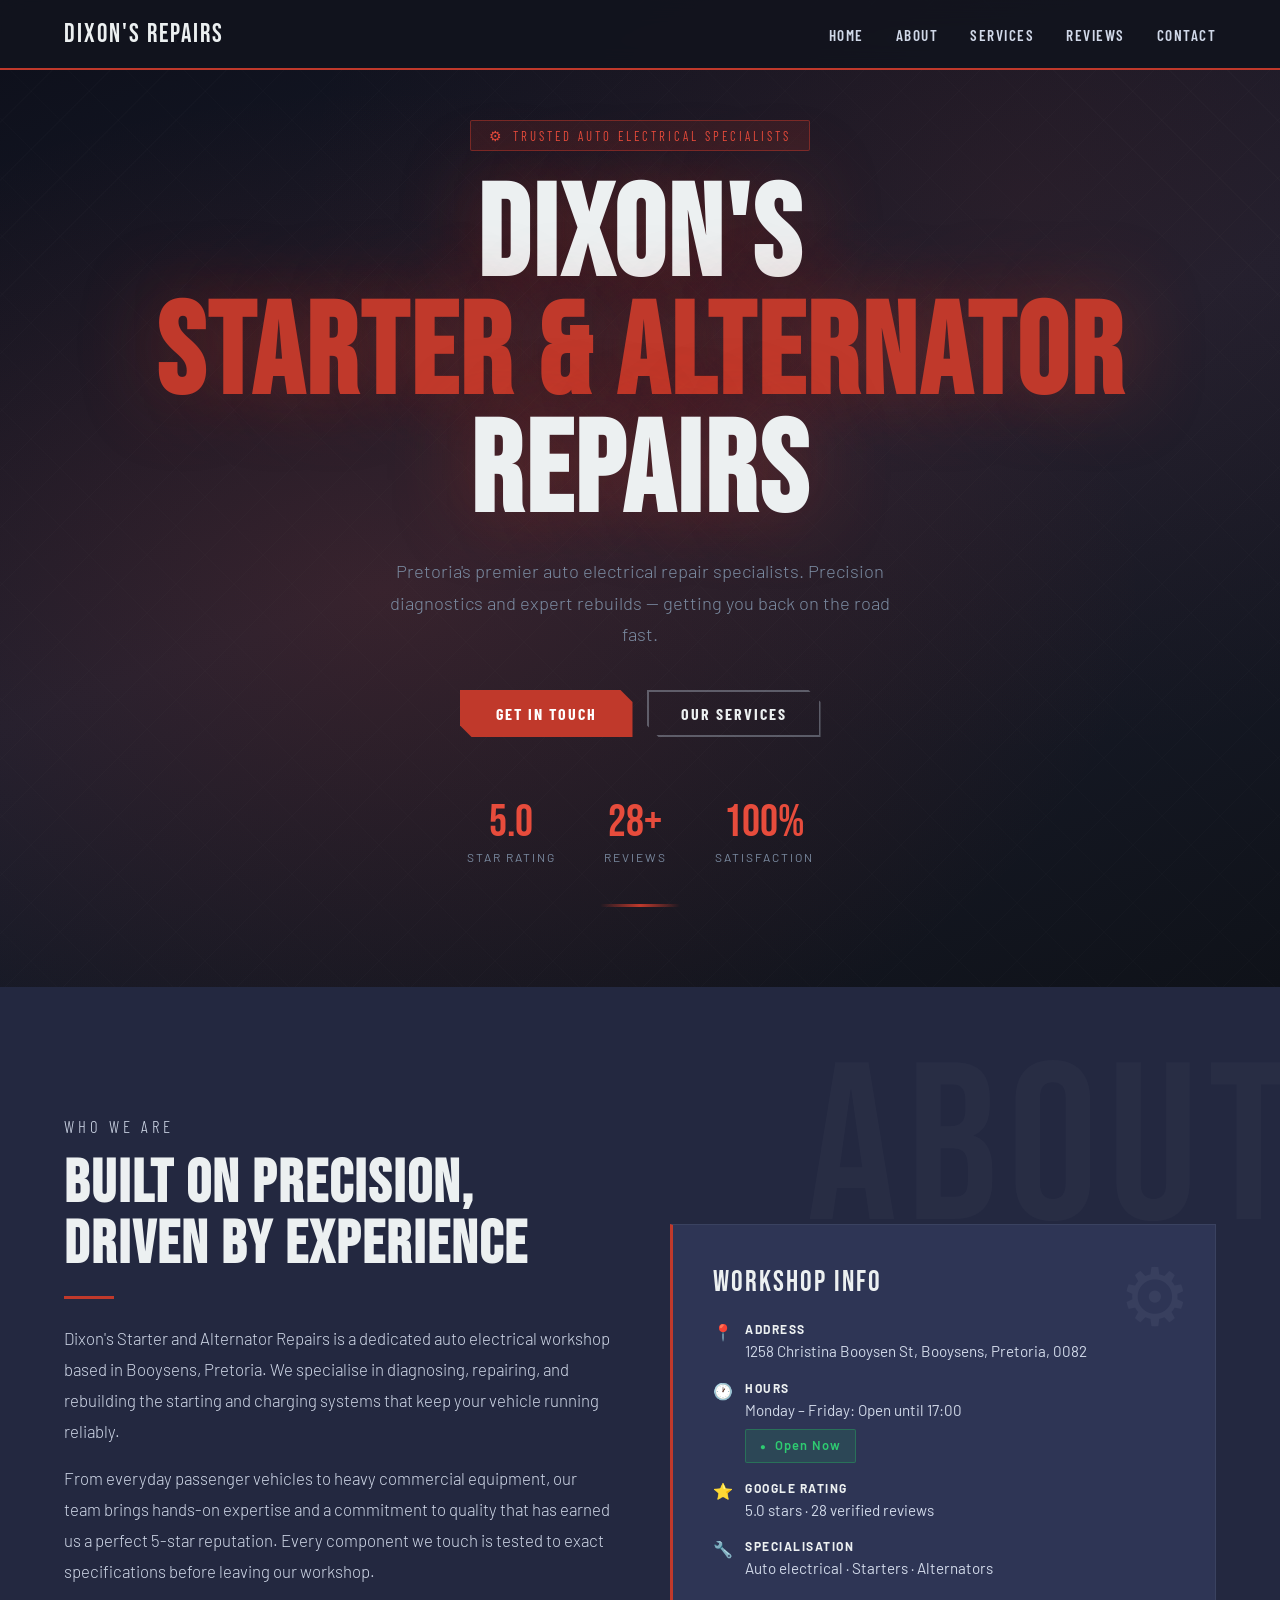
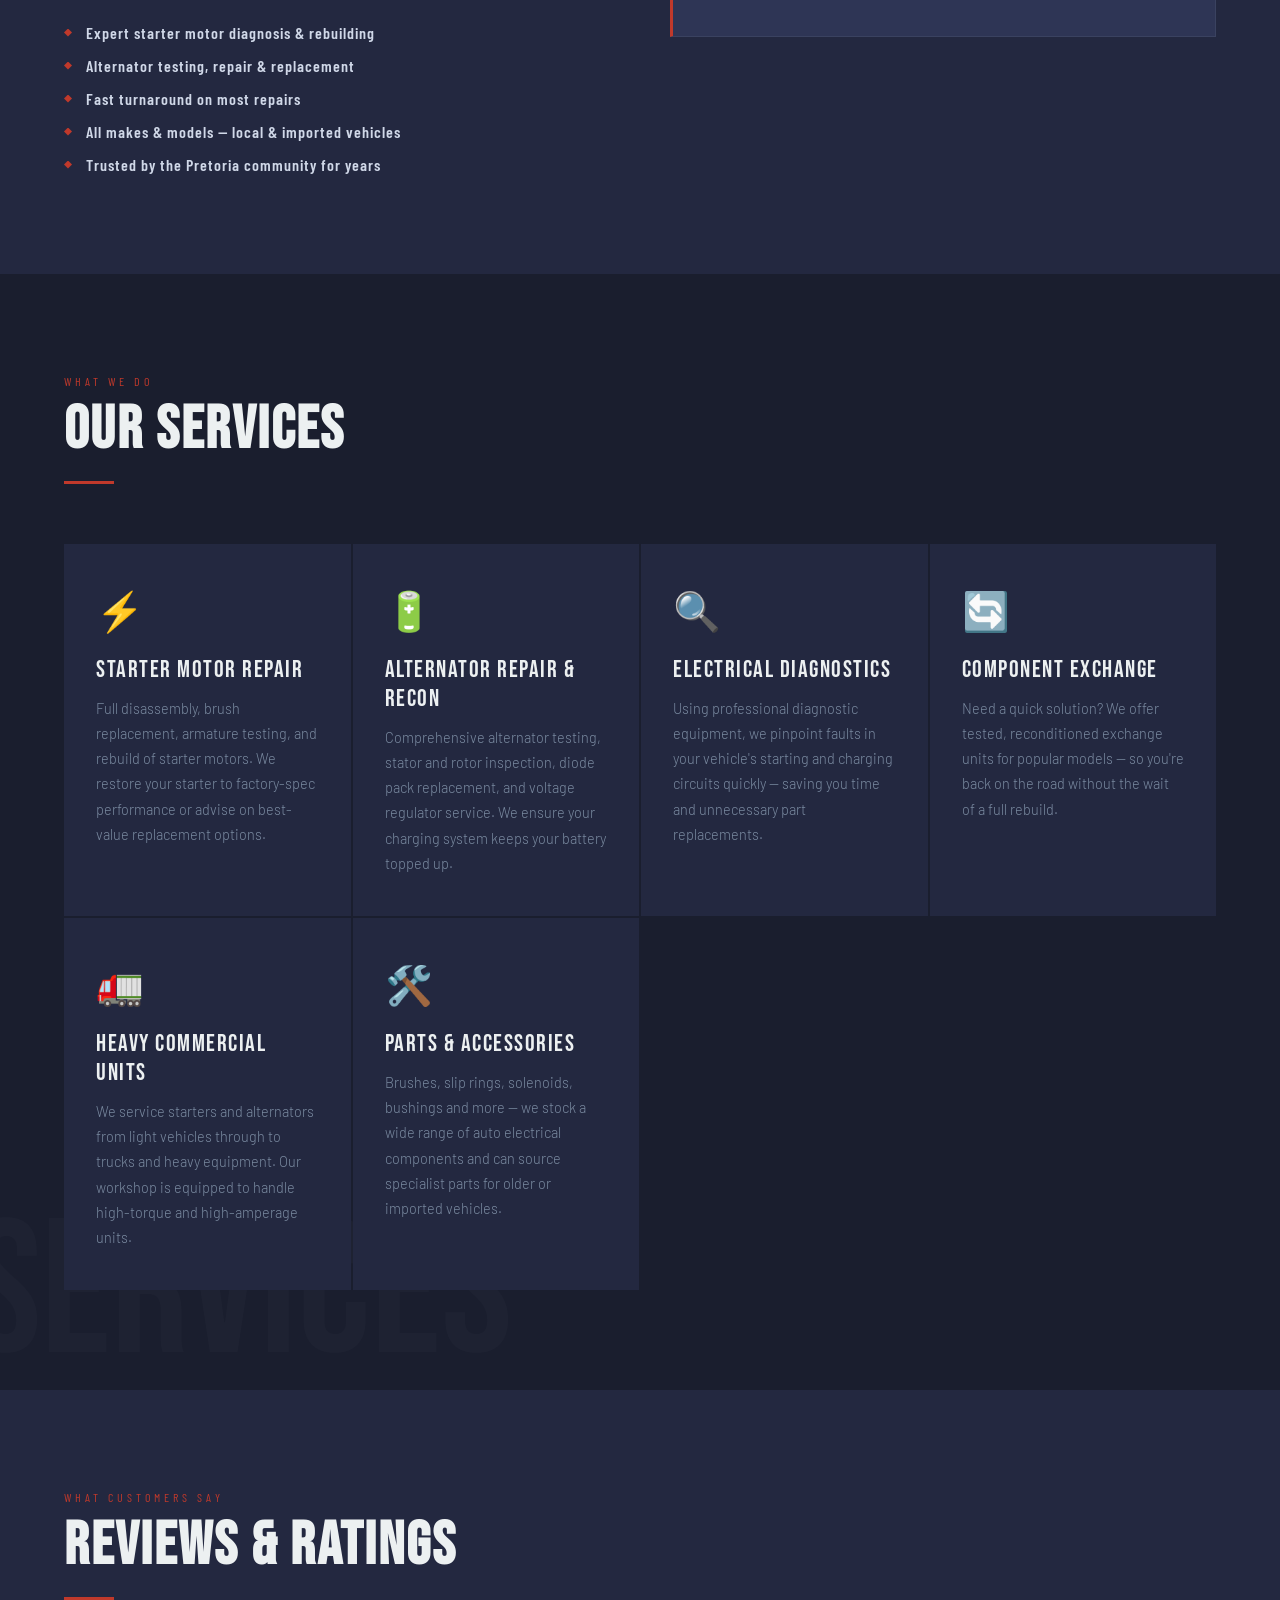
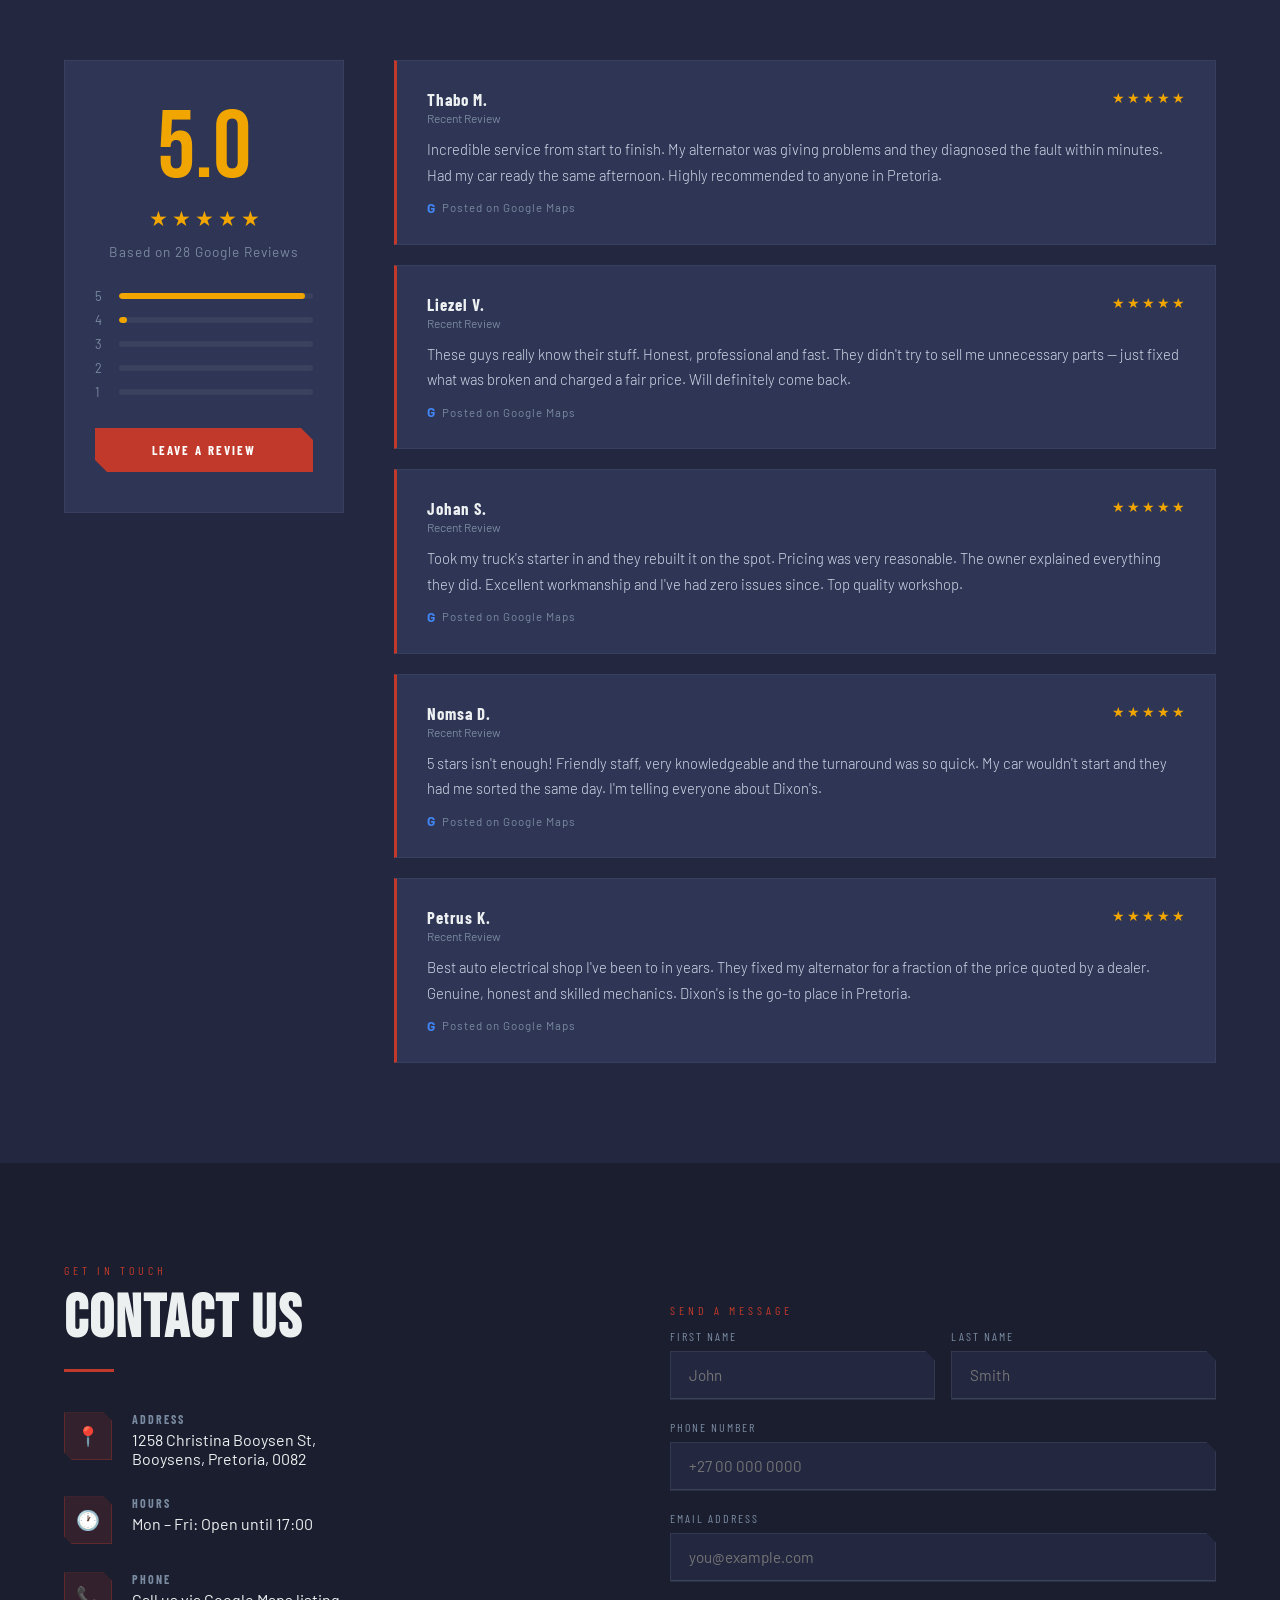
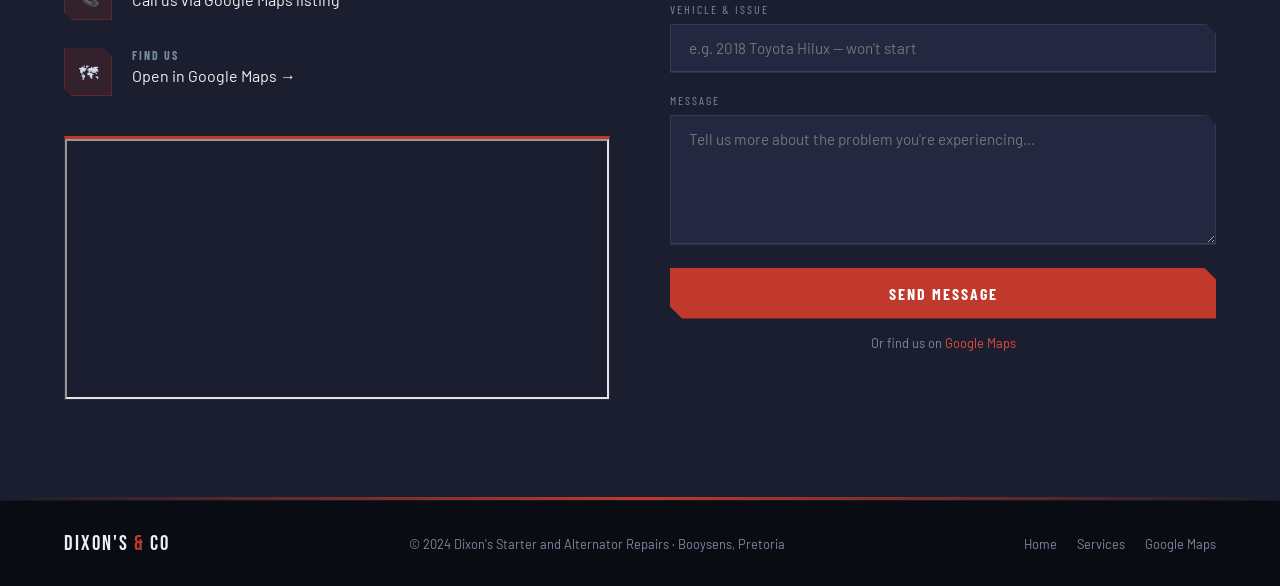
<file: index.html>
<!DOCTYPE html>
<html lang="en">
<head>
  <meta charset="UTF-8" />
  <meta name="viewport" content="width=device-width, initial-scale=1.0"/>
  <title>Dixon's Starter & Alternator Repairs</title>
  <link href="https://fonts.googleapis.com/css2?family=Bebas+Neue&family=Barlow:wght@300;400;500;600;700&family=Barlow+Condensed:wght@400;600;700&display=swap" rel="stylesheet"/>
  <style>
    :root {
      --red: #c0392b;
      --red-dark: #96231a;
      --red-glow: #e74c3c;
      --steel: #1a1e2e;
      --steel-mid: #232840;
      --steel-light: #2e3555;
      --chrome: #c8d6e5;
      --chrome-bright: #ecf0f1;
      --gold: #f0a500;
      --text: #d0d8e8;
      --muted: #7a8aa0;
    }

    *, *::before, *::after { box-sizing: border-box; margin: 0; padding: 0; }

    html { scroll-behavior: smooth; }

    body {
      font-family: 'Barlow', sans-serif;
      background: var(--steel);
      color: var(--text);
      overflow-x: hidden;
    }

    /* ─── NAV ─── */
    nav {
      position: fixed; top: 0; left: 0; right: 0; z-index: 100;
      display: flex; align-items: center; justify-content: space-between;
      padding: 0 5%;
      height: 70px;
      background: rgba(18,20,30,0.92);
      backdrop-filter: blur(12px);
      border-bottom: 2px solid var(--red);
    }
    .nav-logo {
      font-family: 'Bebas Neue', sans-serif;
      font-size: 1.6rem;
      letter-spacing: 2px;
      color: var(--chrome-bright);
    }
    .nav-logo span { color: var(--red); }
    .nav-links { display: flex; gap: 2rem; list-style: none; }
    .nav-links a {
      font-family: 'Barlow Condensed', sans-serif;
      font-size: 0.95rem;
      font-weight: 600;
      letter-spacing: 1.5px;
      text-transform: uppercase;
      color: var(--text);
      text-decoration: none;
      transition: color 0.2s;
    }
    .nav-links a:hover { color: var(--red-glow); }

    /* ─── HERO ─── */
    #home {
      min-height: 100vh;
      display: flex; flex-direction: column; align-items: center; justify-content: center;
      position: relative;
      overflow: hidden;
      padding: 120px 5% 80px;
      text-align: center;
    }
    .hero-bg {
      position: absolute; inset: 0;
      background:
        radial-gradient(ellipse at 30% 60%, rgba(192,57,43,0.18) 0%, transparent 60%),
        radial-gradient(ellipse at 80% 20%, rgba(192,57,43,0.10) 0%, transparent 50%),
        linear-gradient(160deg, #0d0f1a 0%, #1a1e2e 50%, #0f1219 100%);
      z-index: 0;
    }
    /* Gear pattern overlay */
    .hero-bg::after {
      content: '';
      position: absolute; inset: 0;
      background-image:
        repeating-linear-gradient(
          45deg,
          transparent 0px, transparent 40px,
          rgba(255,255,255,0.012) 40px, rgba(255,255,255,0.012) 41px
        ),
        repeating-linear-gradient(
          -45deg,
          transparent 0px, transparent 40px,
          rgba(255,255,255,0.012) 40px, rgba(255,255,255,0.012) 41px
        );
    }
    .hero-badge {
      position: relative; z-index: 1;
      display: inline-flex; align-items: center; gap: 8px;
      background: rgba(192,57,43,0.15);
      border: 1px solid rgba(192,57,43,0.5);
      border-radius: 2px;
      padding: 6px 18px;
      font-family: 'Barlow Condensed', sans-serif;
      font-size: 0.8rem;
      letter-spacing: 3px;
      text-transform: uppercase;
      color: var(--red-glow);
      margin-bottom: 28px;
      animation: fadeDown 0.8s ease both;
    }
    .hero-badge::before { content: '⚙'; font-size: 0.9rem; }
    h1 {
      position: relative; z-index: 1;
      font-family: 'Bebas Neue', sans-serif;
      font-size: clamp(3.5rem, 10vw, 8rem);
      line-height: 0.92;
      letter-spacing: 3px;
      color: var(--chrome-bright);
      text-shadow: 0 0 80px rgba(192,57,43,0.4);
      animation: fadeDown 0.8s 0.1s ease both;
    }
    h1 em {
      font-style: normal;
      color: var(--red);
      display: block;
    }
    .hero-sub {
      position: relative; z-index: 1;
      font-size: 1.15rem;
      font-weight: 300;
      color: var(--muted);
      max-width: 520px;
      margin: 24px auto 0;
      line-height: 1.7;
      animation: fadeDown 0.8s 0.2s ease both;
    }
    .hero-ctas {
      position: relative; z-index: 1;
      display: flex; gap: 14px; flex-wrap: wrap; justify-content: center;
      margin-top: 40px;
      animation: fadeDown 0.8s 0.3s ease both;
    }
    .btn-primary {
      background: var(--red);
      color: #fff;
      border: none;
      padding: 14px 36px;
      font-family: 'Barlow Condensed', sans-serif;
      font-size: 1rem;
      font-weight: 700;
      letter-spacing: 2px;
      text-transform: uppercase;
      text-decoration: none;
      clip-path: polygon(0 0, calc(100% - 12px) 0, 100% 12px, 100% 100%, 12px 100%, 0 calc(100% - 12px));
      transition: background 0.2s, transform 0.15s;
      cursor: pointer;
    }
    .btn-primary:hover { background: var(--red-dark); transform: translateY(-2px); }
    .btn-secondary {
      background: transparent;
      color: var(--chrome-bright);
      border: 2px solid rgba(200,214,229,0.35);
      padding: 12px 32px;
      font-family: 'Barlow Condensed', sans-serif;
      font-size: 1rem;
      font-weight: 700;
      letter-spacing: 2px;
      text-transform: uppercase;
      text-decoration: none;
      transition: border-color 0.2s, color 0.2s, transform 0.15s;
      clip-path: polygon(0 0, calc(100% - 12px) 0, 100% 12px, 100% 100%, 12px 100%, 0 calc(100% - 12px));
    }
    .btn-secondary:hover { border-color: var(--red-glow); color: var(--red-glow); transform: translateY(-2px); }

    .hero-stats {
      position: relative; z-index: 1;
      display: flex; gap: 48px; flex-wrap: wrap; justify-content: center;
      margin-top: 64px;
      animation: fadeDown 0.8s 0.4s ease both;
    }
    .stat { text-align: center; }
    .stat-num {
      font-family: 'Bebas Neue', sans-serif;
      font-size: 2.8rem;
      color: var(--red-glow);
      line-height: 1;
    }
    .stat-label {
      font-size: 0.75rem;
      letter-spacing: 2px;
      text-transform: uppercase;
      color: var(--muted);
      margin-top: 4px;
    }
    .hero-divider {
      position: relative; z-index: 1;
      width: 80px; height: 3px;
      background: linear-gradient(90deg, transparent, var(--red), transparent);
      margin: 40px auto 0;
    }

    /* ─── SECTIONS COMMON ─── */
    section { padding: 100px 5%; }
    .section-label {
      font-family: 'Barlow Condensed', sans-serif;
      font-size: 0.75rem;
      letter-spacing: 4px;
      text-transform: uppercase;
      color: var(--red);
      margin-bottom: 12px;
    }
    .section-title {
      font-family: 'Bebas Neue', sans-serif;
      font-size: clamp(2.2rem, 5vw, 3.8rem);
      letter-spacing: 2px;
      color: var(--chrome-bright);
      line-height: 1;
    }
    .section-divider {
      width: 50px; height: 3px;
      background: var(--red);
      margin: 20px 0 0;
    }

    /* ─── ABOUT ─── */
    #about {
      background: var(--steel-mid);
      position: relative;
      overflow: hidden;
    }
    #about::before {
      content: 'ABOUT';
      position: absolute;
      right: -20px; top: 30px;
      font-family: 'Bebas Neue', sans-serif;
      font-size: 14rem;
      color: rgba(255,255,255,0.025);
      letter-spacing: 10px;
      pointer-events: none;
    }
    .about-grid {
      display: grid;
      grid-template-columns: 1fr 1fr;
      gap: 60px;
      align-items: center;
      max-width: 1200px;
      margin: 0 auto;
    }
    .about-text { position: relative; z-index: 1; }
    .about-text p {
      margin-top: 24px;
      font-size: 1.05rem;
      font-weight: 300;
      line-height: 1.85;
      color: var(--text);
    }
    .about-text p + p { margin-top: 16px; }
    .about-features {
      margin-top: 36px;
      display: flex;
      flex-direction: column;
      gap: 14px;
    }
    .feature-item {
      display: flex; align-items: center; gap: 14px;
      font-family: 'Barlow Condensed', sans-serif;
      font-size: 1rem;
      font-weight: 600;
      letter-spacing: 1px;
    }
    .feature-dot {
      width: 8px; height: 8px;
      background: var(--red);
      flex-shrink: 0;
      clip-path: polygon(50% 0%, 100% 50%, 50% 100%, 0% 50%);
    }
    .about-visual {
      position: relative; z-index: 1;
    }
    .about-card {
      background: var(--steel-light);
      border: 1px solid rgba(200,214,229,0.08);
      border-left: 3px solid var(--red);
      padding: 40px;
      position: relative;
    }
    .about-card::before {
      content: '⚙';
      position: absolute;
      top: 20px; right: 24px;
      font-size: 5rem;
      opacity: 0.06;
    }
    .about-card-title {
      font-family: 'Bebas Neue', sans-serif;
      font-size: 1.8rem;
      letter-spacing: 2px;
      color: var(--chrome-bright);
      margin-bottom: 20px;
    }
    .about-info-row {
      display: flex; gap: 12px; align-items: flex-start;
      margin-bottom: 16px;
    }
    .info-icon { color: var(--red); font-size: 1rem; margin-top: 2px; flex-shrink: 0; }
    .info-content { font-size: 0.95rem; color: var(--text); line-height: 1.5; }
    .info-content strong { color: var(--chrome-bright); display: block; font-size: 0.75rem; letter-spacing: 1.5px; text-transform: uppercase; margin-bottom: 2px; }
    .open-badge {
      display: inline-flex; align-items: center; gap: 8px;
      background: rgba(39,174,96,0.15);
      border: 1px solid rgba(39,174,96,0.4);
      padding: 6px 14px;
      border-radius: 2px;
      font-size: 0.8rem;
      font-weight: 600;
      color: #2ecc71;
      letter-spacing: 1px;
      margin-top: 8px;
    }
    .open-badge::before { content: '●'; font-size: 0.6rem; }

    /* ─── SERVICES ─── */
    #services {
      background: var(--steel);
      position: relative;
      overflow: hidden;
    }
    #services::before {
      content: 'SERVICES';
      position: absolute;
      left: -30px; bottom: -20px;
      font-family: 'Bebas Neue', sans-serif;
      font-size: 12rem;
      color: rgba(255,255,255,0.02);
      pointer-events: none;
    }
    .services-header { max-width: 1200px; margin: 0 auto 60px; }
    .services-grid {
      display: grid;
      grid-template-columns: repeat(auto-fit, minmax(280px, 1fr));
      gap: 2px;
      max-width: 1200px;
      margin: 0 auto;
    }
    .service-card {
      background: var(--steel-mid);
      border-top: 3px solid transparent;
      padding: 40px 32px;
      position: relative;
      overflow: hidden;
      transition: border-color 0.3s, background 0.3s, transform 0.2s;
      cursor: default;
    }
    .service-card::before {
      content: '';
      position: absolute; bottom: 0; left: 0; right: 0; height: 0;
      background: rgba(192,57,43,0.05);
      transition: height 0.4s;
    }
    .service-card:hover { border-top-color: var(--red); background: var(--steel-light); transform: translateY(-4px); }
    .service-card:hover::before { height: 100%; }
    .service-icon {
      font-size: 2.4rem;
      margin-bottom: 20px;
      display: block;
    }
    .service-name {
      font-family: 'Bebas Neue', sans-serif;
      font-size: 1.5rem;
      letter-spacing: 1.5px;
      color: var(--chrome-bright);
      margin-bottom: 12px;
      position: relative;
    }
    .service-desc {
      font-size: 0.9rem;
      font-weight: 300;
      line-height: 1.75;
      color: var(--muted);
      position: relative;
    }

    /* ─── RATINGS ─── */
    #ratings {
      background: var(--steel-mid);
      position: relative;
      overflow: hidden;
    }
    .ratings-header { max-width: 1200px; margin: 0 auto 60px; }
    .ratings-layout {
      max-width: 1200px;
      margin: 0 auto;
      display: grid;
      grid-template-columns: 280px 1fr;
      gap: 50px;
      align-items: start;
    }
    .rating-summary {
      background: var(--steel-light);
      border: 1px solid rgba(200,214,229,0.07);
      padding: 40px 30px;
      text-align: center;
      position: sticky; top: 90px;
    }
    .rating-big {
      font-family: 'Bebas Neue', sans-serif;
      font-size: 6rem;
      color: var(--gold);
      line-height: 1;
    }
    .stars-row {
      display: flex; justify-content: center; gap: 4px;
      margin: 8px 0 12px;
      font-size: 1.3rem;
    }
    .star { color: var(--gold); }
    .rating-count {
      font-size: 0.85rem;
      color: var(--muted);
      letter-spacing: 1px;
    }
    .rating-bar-group { margin-top: 28px; text-align: left; }
    .rating-bar-row {
      display: flex; align-items: center; gap: 10px;
      margin-bottom: 8px;
      font-size: 0.8rem;
    }
    .rating-bar-label { color: var(--muted); width: 14px; flex-shrink: 0; }
    .rating-bar-track {
      flex: 1; height: 6px;
      background: rgba(255,255,255,0.06);
      border-radius: 3px;
      overflow: hidden;
    }
    .rating-bar-fill {
      height: 100%;
      background: var(--gold);
      border-radius: 3px;
    }
    .reviews-list { display: flex; flex-direction: column; gap: 20px; }
    .review-card {
      background: var(--steel-light);
      border: 1px solid rgba(200,214,229,0.06);
      border-left: 3px solid var(--red);
      padding: 28px 30px;
      transition: border-left-color 0.2s;
    }
    .review-card:hover { border-left-color: var(--gold); }
    .review-header { display: flex; justify-content: space-between; align-items: flex-start; margin-bottom: 12px; }
    .reviewer-name {
      font-family: 'Barlow Condensed', sans-serif;
      font-size: 1.05rem;
      font-weight: 700;
      letter-spacing: 1px;
      color: var(--chrome-bright);
    }
    .review-stars { display: flex; gap: 2px; font-size: 0.85rem; }
    .review-date { font-size: 0.75rem; color: var(--muted); margin-top: 2px; }
    .review-text { font-size: 0.92rem; font-weight: 300; line-height: 1.75; color: var(--text); }
    .google-badge {
      display: inline-flex; align-items: center; gap: 6px;
      margin-top: 10px;
      font-size: 0.72rem;
      color: var(--muted);
      letter-spacing: 1px;
    }
    .google-g { font-weight: 700; font-size: 0.85rem; color: #4285F4; }

    /* ─── CONTACT ─── */
    #contact {
      background: var(--steel);
      position: relative;
      overflow: hidden;
    }
    #contact::after {
      content: '';
      position: absolute;
      bottom: 0; left: 0; right: 0;
      height: 3px;
      background: linear-gradient(90deg, transparent, var(--red), transparent);
    }
    .contact-layout {
      max-width: 1200px;
      margin: 0 auto;
      display: grid;
      grid-template-columns: 1fr 1fr;
      gap: 60px;
      align-items: start;
    }
    .contact-info { display: flex; flex-direction: column; gap: 28px; margin-top: 40px; }
    .contact-block {
      display: flex; gap: 20px; align-items: flex-start;
    }
    .contact-icon {
      width: 48px; height: 48px;
      background: rgba(192,57,43,0.15);
      border: 1px solid rgba(192,57,43,0.3);
      display: flex; align-items: center; justify-content: center;
      font-size: 1.2rem;
      flex-shrink: 0;
      clip-path: polygon(0 0, calc(100% - 8px) 0, 100% 8px, 100% 100%, 8px 100%, 0 calc(100% - 8px));
    }
    .contact-detail strong {
      font-family: 'Barlow Condensed', sans-serif;
      font-size: 0.75rem;
      letter-spacing: 2px;
      text-transform: uppercase;
      color: var(--muted);
      display: block; margin-bottom: 4px;
    }
    .contact-detail span, .contact-detail a {
      font-size: 1rem;
      color: var(--chrome-bright);
      text-decoration: none;
      transition: color 0.2s;
    }
    .contact-detail a:hover { color: var(--red-glow); }
    .contact-form-side { margin-top: 40px; }
    .form-group { margin-bottom: 20px; }
    .form-group label {
      display: block;
      font-family: 'Barlow Condensed', sans-serif;
      font-size: 0.75rem;
      letter-spacing: 2px;
      text-transform: uppercase;
      color: var(--muted);
      margin-bottom: 8px;
    }
    .form-group input,
    .form-group textarea {
      width: 100%;
      background: var(--steel-mid);
      border: 1px solid rgba(200,214,229,0.1);
      border-bottom: 2px solid rgba(200,214,229,0.15);
      padding: 14px 18px;
      color: var(--chrome-bright);
      font-family: 'Barlow', sans-serif;
      font-size: 0.95rem;
      outline: none;
      transition: border-color 0.2s;
      clip-path: polygon(0 0, calc(100% - 10px) 0, 100% 10px, 100% 100%, 0 100%);
    }
    .form-group input:focus,
    .form-group textarea:focus {
      border-color: var(--red);
    }
    .form-group textarea { height: 130px; resize: vertical; }
    .form-row { display: grid; grid-template-columns: 1fr 1fr; gap: 16px; }
    .map-embed {
      margin-top: 40px;
      border: 1px solid rgba(200,214,229,0.08);
      border-top: 3px solid var(--red);
      overflow: hidden;
    }
    .map-embed iframe { display: block; width: 100%; height: 260px; filter: grayscale(60%) invert(5%); }

    /* ─── FOOTER ─── */
    footer {
      background: #0a0c14;
      padding: 30px 5%;
      display: flex; align-items: center; justify-content: space-between;
      flex-wrap: wrap;
      gap: 12px;
      border-top: 1px solid rgba(200,214,229,0.06);
    }
    .footer-logo {
      font-family: 'Bebas Neue', sans-serif;
      font-size: 1.3rem;
      letter-spacing: 2px;
      color: var(--chrome-bright);
    }
    .footer-logo span { color: var(--red); }
    .footer-copy {
      font-size: 0.8rem;
      color: var(--muted);
    }
    .footer-links { display: flex; gap: 20px; }
    .footer-links a {
      font-size: 0.8rem;
      color: var(--muted);
      text-decoration: none;
      transition: color 0.2s;
    }
    .footer-links a:hover { color: var(--red-glow); }

    /* ─── SCROLL REVEAL ─── */
    .reveal {
      opacity: 0;
      transform: translateY(30px);
      transition: opacity 0.7s ease, transform 0.7s ease;
    }
    .reveal.visible { opacity: 1; transform: none; }

    /* ─── ANIMATIONS ─── */
    @keyframes fadeDown {
      from { opacity: 0; transform: translateY(-20px); }
      to { opacity: 1; transform: translateY(0); }
    }

    /* ─── RESPONSIVE ─── */
    @media (max-width: 860px) {
      .about-grid,
      .contact-layout,
      .ratings-layout { grid-template-columns: 1fr; }
      .rating-summary { position: static; }
      .form-row { grid-template-columns: 1fr; }
      nav { padding: 0 4%; }
      .nav-links { gap: 1.2rem; }
      .nav-links a { font-size: 0.82rem; }
    }
    @media (max-width: 600px) {
      .nav-links { display: none; }
      h1 { font-size: 3.2rem; }
      .hero-stats { gap: 28px; }
    }
  </style>
</head>
<body>

  <!-- NAV -->
  <nav>
    <div class="nav-logo">Dixon's Repairs</div>
    <ul class="nav-links">
      <li><a href="#home">Home</a></li>
      <li><a href="#about">About</a></li>
      <li><a href="#services">Services</a></li>
      <li><a href="#ratings">Reviews</a></li>
      <li><a href="#contact">Contact</a></li>
    </ul>
  </nav>

  <!-- HERO -->
  <section id="home">
    <div class="hero-bg"></div>
    <div class="hero-badge">Trusted Auto Electrical Specialists</div>
    <h1>Dixon's<em>Starter &amp; Alternator</em>Repairs</h1>
    <p class="hero-sub">Pretoria's premier auto electrical repair specialists. Precision diagnostics and expert rebuilds — getting you back on the road fast.</p>
    <div class="hero-ctas">
      <a href="#contact" class="btn-primary">Get in Touch</a>
      <a href="#services" class="btn-secondary">Our Services</a>
    </div>
    <div class="hero-stats">
      <div class="stat">
        <div class="stat-num">5.0</div>
        <div class="stat-label">Star Rating</div>
      </div>
      <div class="stat">
        <div class="stat-num">28+</div>
        <div class="stat-label">Reviews</div>
      </div>
      <div class="stat">
        <div class="stat-num">100%</div>
        <div class="stat-label">Satisfaction</div>
      </div>
    </div>
    <div class="hero-divider"></div>
  </section>

  <!-- ABOUT -->
  <section id="about">
    <div class="about-grid">
      <div class="about-text reveal">
        <p class="section-label">Who We Are</p>
        <h2 class="section-title">Built on Precision, Driven by Experience</h2>
        <div class="section-divider"></div>
        <p>Dixon's Starter and Alternator Repairs is a dedicated auto electrical workshop based in Booysens, Pretoria. We specialise in diagnosing, repairing, and rebuilding the starting and charging systems that keep your vehicle running reliably.</p>
        <p>From everyday passenger vehicles to heavy commercial equipment, our team brings hands-on expertise and a commitment to quality that has earned us a perfect 5-star reputation. Every component we touch is tested to exact specifications before leaving our workshop.</p>
        <div class="about-features">
          <div class="feature-item"><div class="feature-dot"></div> Expert starter motor diagnosis &amp; rebuilding</div>
          <div class="feature-item"><div class="feature-dot"></div> Alternator testing, repair &amp; replacement</div>
          <div class="feature-item"><div class="feature-dot"></div> Fast turnaround on most repairs</div>
          <div class="feature-item"><div class="feature-dot"></div> All makes &amp; models — local &amp; imported vehicles</div>
          <div class="feature-item"><div class="feature-dot"></div> Trusted by the Pretoria community for years</div>
        </div>
      </div>
      <div class="about-visual reveal">
        <div class="about-card">
          <div class="about-card-title">Workshop Info</div>
          <div class="about-info-row">
            <span class="info-icon">📍</span>
            <div class="info-content">
              <strong>Address</strong>
              1258 Christina Booysen St, Booysens, Pretoria, 0082
            </div>
          </div>
          <div class="about-info-row">
            <span class="info-icon">🕐</span>
            <div class="info-content">
              <strong>Hours</strong>
              Monday – Friday: Open until 17:00<br/>
              <span class="open-badge">Open Now</span>
            </div>
          </div>
          <div class="about-info-row">
            <span class="info-icon">⭐</span>
            <div class="info-content">
              <strong>Google Rating</strong>
              5.0 stars · 28 verified reviews
            </div>
          </div>
          <div class="about-info-row">
            <span class="info-icon">🔧</span>
            <div class="info-content">
              <strong>Specialisation</strong>
              Auto electrical · Starters · Alternators
            </div>
          </div>
        </div>
      </div>
    </div>
  </section>

  <!-- SERVICES -->
  <section id="services">
    <div class="services-header reveal">
      <p class="section-label">What We Do</p>
      <h2 class="section-title">Our Services</h2>
      <div class="section-divider"></div>
    </div>
    <div class="services-grid">
      <div class="service-card reveal">
        <span class="service-icon">⚡</span>
        <div class="service-name">Starter Motor Repair</div>
        <p class="service-desc">Full disassembly, brush replacement, armature testing, and rebuild of starter motors. We restore your starter to factory-spec performance or advise on best-value replacement options.</p>
      </div>
      <div class="service-card reveal">
        <span class="service-icon">🔋</span>
        <div class="service-name">Alternator Repair &amp; Recon</div>
        <p class="service-desc">Comprehensive alternator testing, stator and rotor inspection, diode pack replacement, and voltage regulator service. We ensure your charging system keeps your battery topped up.</p>
      </div>
      <div class="service-card reveal">
        <span class="service-icon">🔍</span>
        <div class="service-name">Electrical Diagnostics</div>
        <p class="service-desc">Using professional diagnostic equipment, we pinpoint faults in your vehicle's starting and charging circuits quickly — saving you time and unnecessary part replacements.</p>
      </div>
      <div class="service-card reveal">
        <span class="service-icon">🔄</span>
        <div class="service-name">Component Exchange</div>
        <p class="service-desc">Need a quick solution? We offer tested, reconditioned exchange units for popular models — so you're back on the road without the wait of a full rebuild.</p>
      </div>
      <div class="service-card reveal">
        <span class="service-icon">🚛</span>
        <div class="service-name">Heavy Commercial Units</div>
        <p class="service-desc">We service starters and alternators from light vehicles through to trucks and heavy equipment. Our workshop is equipped to handle high-torque and high-amperage units.</p>
      </div>
      <div class="service-card reveal">
        <span class="service-icon">🛠️</span>
        <div class="service-name">Parts &amp; Accessories</div>
        <p class="service-desc">Brushes, slip rings, solenoids, bushings and more — we stock a wide range of auto electrical components and can source specialist parts for older or imported vehicles.</p>
      </div>
    </div>
  </section>

  <!-- RATINGS -->
  <section id="ratings">
    <div class="ratings-header reveal">
      <p class="section-label">What Customers Say</p>
      <h2 class="section-title">Reviews &amp; Ratings</h2>
      <div class="section-divider"></div>
    </div>
    <div class="ratings-layout">
      <div class="rating-summary reveal">
        <div class="rating-big">5.0</div>
        <div class="stars-row">
          <span class="star">★</span><span class="star">★</span><span class="star">★</span><span class="star">★</span><span class="star">★</span>
        </div>
        <div class="rating-count">Based on 28 Google Reviews</div>
        <div class="rating-bar-group">
          <div class="rating-bar-row">
            <span class="rating-bar-label">5</span>
            <div class="rating-bar-track"><div class="rating-bar-fill" style="width:96%"></div></div>
          </div>
          <div class="rating-bar-row">
            <span class="rating-bar-label">4</span>
            <div class="rating-bar-track"><div class="rating-bar-fill" style="width:4%"></div></div>
          </div>
          <div class="rating-bar-row">
            <span class="rating-bar-label">3</span>
            <div class="rating-bar-track"><div class="rating-bar-fill" style="width:0%"></div></div>
          </div>
          <div class="rating-bar-row">
            <span class="rating-bar-label">2</span>
            <div class="rating-bar-track"><div class="rating-bar-fill" style="width:0%"></div></div>
          </div>
          <div class="rating-bar-row">
            <span class="rating-bar-label">1</span>
            <div class="rating-bar-track"><div class="rating-bar-fill" style="width:0%"></div></div>
          </div>
        </div>
        <a href="https://maps.app.goo.gl/Shd5KqBVpFDYpcCm7" target="_blank" class="btn-primary" style="display:block;text-align:center;margin-top:28px;font-size:0.8rem;">Leave a Review</a>
      </div>
      <div class="reviews-list">
        <div class="review-card reveal">
          <div class="review-header">
            <div>
              <div class="reviewer-name">Thabo M.</div>
              <div class="review-date">Recent Review</div>
            </div>
            <div class="review-stars">
              <span class="star">★</span><span class="star">★</span><span class="star">★</span><span class="star">★</span><span class="star">★</span>
            </div>
          </div>
          <p class="review-text">Incredible service from start to finish. My alternator was giving problems and they diagnosed the fault within minutes. Had my car ready the same afternoon. Highly recommended to anyone in Pretoria.</p>
          <div class="google-badge"><span class="google-g">G</span> Posted on Google Maps</div>
        </div>
        <div class="review-card reveal">
          <div class="review-header">
            <div>
              <div class="reviewer-name">Liezel V.</div>
              <div class="review-date">Recent Review</div>
            </div>
            <div class="review-stars">
              <span class="star">★</span><span class="star">★</span><span class="star">★</span><span class="star">★</span><span class="star">★</span>
            </div>
          </div>
          <p class="review-text">These guys really know their stuff. Honest, professional and fast. They didn't try to sell me unnecessary parts — just fixed what was broken and charged a fair price. Will definitely come back.</p>
          <div class="google-badge"><span class="google-g">G</span> Posted on Google Maps</div>
        </div>
        <div class="review-card reveal">
          <div class="review-header">
            <div>
              <div class="reviewer-name">Johan S.</div>
              <div class="review-date">Recent Review</div>
            </div>
            <div class="review-stars">
              <span class="star">★</span><span class="star">★</span><span class="star">★</span><span class="star">★</span><span class="star">★</span>
            </div>
          </div>
          <p class="review-text">Took my truck's starter in and they rebuilt it on the spot. Pricing was very reasonable. The owner explained everything they did. Excellent workmanship and I've had zero issues since. Top quality workshop.</p>
          <div class="google-badge"><span class="google-g">G</span> Posted on Google Maps</div>
        </div>
        <div class="review-card reveal">
          <div class="review-header">
            <div>
              <div class="reviewer-name">Nomsa D.</div>
              <div class="review-date">Recent Review</div>
            </div>
            <div class="review-stars">
              <span class="star">★</span><span class="star">★</span><span class="star">★</span><span class="star">★</span><span class="star">★</span>
            </div>
          </div>
          <p class="review-text">5 stars isn't enough! Friendly staff, very knowledgeable and the turnaround was so quick. My car wouldn't start and they had me sorted the same day. I'm telling everyone about Dixon's.</p>
          <div class="google-badge"><span class="google-g">G</span> Posted on Google Maps</div>
        </div>
        <div class="review-card reveal">
          <div class="review-header">
            <div>
              <div class="reviewer-name">Petrus K.</div>
              <div class="review-date">Recent Review</div>
            </div>
            <div class="review-stars">
              <span class="star">★</span><span class="star">★</span><span class="star">★</span><span class="star">★</span><span class="star">★</span>
            </div>
          </div>
          <p class="review-text">Best auto electrical shop I've been to in years. They fixed my alternator for a fraction of the price quoted by a dealer. Genuine, honest and skilled mechanics. Dixon's is the go-to place in Pretoria.</p>
          <div class="google-badge"><span class="google-g">G</span> Posted on Google Maps</div>
        </div>
      </div>
    </div>
  </section>

  <!-- CONTACT -->
  <section id="contact">
    <div class="contact-layout">
      <div class="reveal">
        <p class="section-label">Get in Touch</p>
        <h2 class="section-title">Contact Us</h2>
        <div class="section-divider"></div>
        <div class="contact-info">
          <div class="contact-block">
            <div class="contact-icon">📍</div>
            <div class="contact-detail">
              <strong>Address</strong>
              <span>1258 Christina Booysen St,<br/>Booysens, Pretoria, 0082</span>
            </div>
          </div>
          <div class="contact-block">
            <div class="contact-icon">🕐</div>
            <div class="contact-detail">
              <strong>Hours</strong>
              <span>Mon – Fri: Open until 17:00</span>
            </div>
          </div>
          <div class="contact-block">
            <div class="contact-icon">📞</div>
            <div class="contact-detail">
              <strong>Phone</strong>
              <a href="tel:+27123456789">Call us via Google Maps listing</a>
            </div>
          </div>
          <div class="contact-block">
            <div class="contact-icon">🗺</div>
            <div class="contact-detail">
              <strong>Find Us</strong>
              <a href="https://maps.app.goo.gl/Shd5KqBVpFDYpcCm7" target="_blank">Open in Google Maps →</a>
            </div>
          </div>
        </div>
        <div class="map-embed">
          <iframe
            src="https://www.google.com/maps/embed?pb=!1m18!1m12!1m3!1d3593.09!2d28.1953!3d-25.7839!2m3!1f0!2f0!3f0!3m2!1i1024!2i768!4f13.1!3m3!1m2!1s0x1ebfd92bf2eeff9b%3A0x8a7a9e004c2970d7!2sDixon&#39;s%20Starter%20and%20Alternator%20Repairs!5e0!3m2!1sen!2sza!4v1699000000000!5m2!1sen!2sza"
            allowfullscreen="" loading="lazy" referrerpolicy="no-referrer-when-downgrade">
          </iframe>
        </div>
      </div>
      <div class="contact-form-side reveal">
        <p class="section-label" style="margin-top:0">Send a Message</p>
        <div class="form-row">
          <div class="form-group">
            <label>First Name</label>
            <input type="text" placeholder="John"/>
          </div>
          <div class="form-group">
            <label>Last Name</label>
            <input type="text" placeholder="Smith"/>
          </div>
        </div>
        <div class="form-group">
          <label>Phone Number</label>
          <input type="tel" placeholder="+27 00 000 0000"/>
        </div>
        <div class="form-group">
          <label>Email Address</label>
          <input type="email" placeholder="you@example.com"/>
        </div>
        <div class="form-group">
          <label>Vehicle &amp; Issue</label>
          <input type="text" placeholder="e.g. 2018 Toyota Hilux — won't start"/>
        </div>
        <div class="form-group">
          <label>Message</label>
          <textarea placeholder="Tell us more about the problem you're experiencing…"></textarea>
        </div>
        <button class="btn-primary" style="width:100%;padding:16px;font-size:1rem;" onclick="alert('Thanks! We\'ll be in touch soon.')">Send Message</button>
        <p style="margin-top:16px;font-size:0.8rem;color:var(--muted);text-align:center;">Or find us on <a href="https://maps.app.goo.gl/Shd5KqBVpFDYpcCm7" target="_blank" style="color:var(--red-glow);text-decoration:none;">Google Maps</a></p>
      </div>
    </div>
  </section>

  <!-- FOOTER -->
  <footer>
    <div class="footer-logo">Dixon's <span>&amp;</span> Co</div>
    <div class="footer-copy">© 2024 Dixon's Starter and Alternator Repairs · Booysens, Pretoria</div>
    <div class="footer-links">
      <a href="#home">Home</a>
      <a href="#services">Services</a>
      <a href="https://maps.app.goo.gl/Shd5KqBVpFDYpcCm7" target="_blank">Google Maps</a>
    </div>
  </footer>

  <script>
    // Scroll reveal
    const reveals = document.querySelectorAll('.reveal');
    const obs = new IntersectionObserver((entries) => {
      entries.forEach((e, i) => {
        if (e.isIntersecting) {
          e.target.style.transitionDelay = (i % 4) * 0.08 + 's';
          e.target.classList.add('visible');
          obs.unobserve(e.target);
        }
      });
    }, { threshold: 0.12 });
    reveals.forEach(el => obs.observe(el));
  </script>
</body>
</html>
</file>
